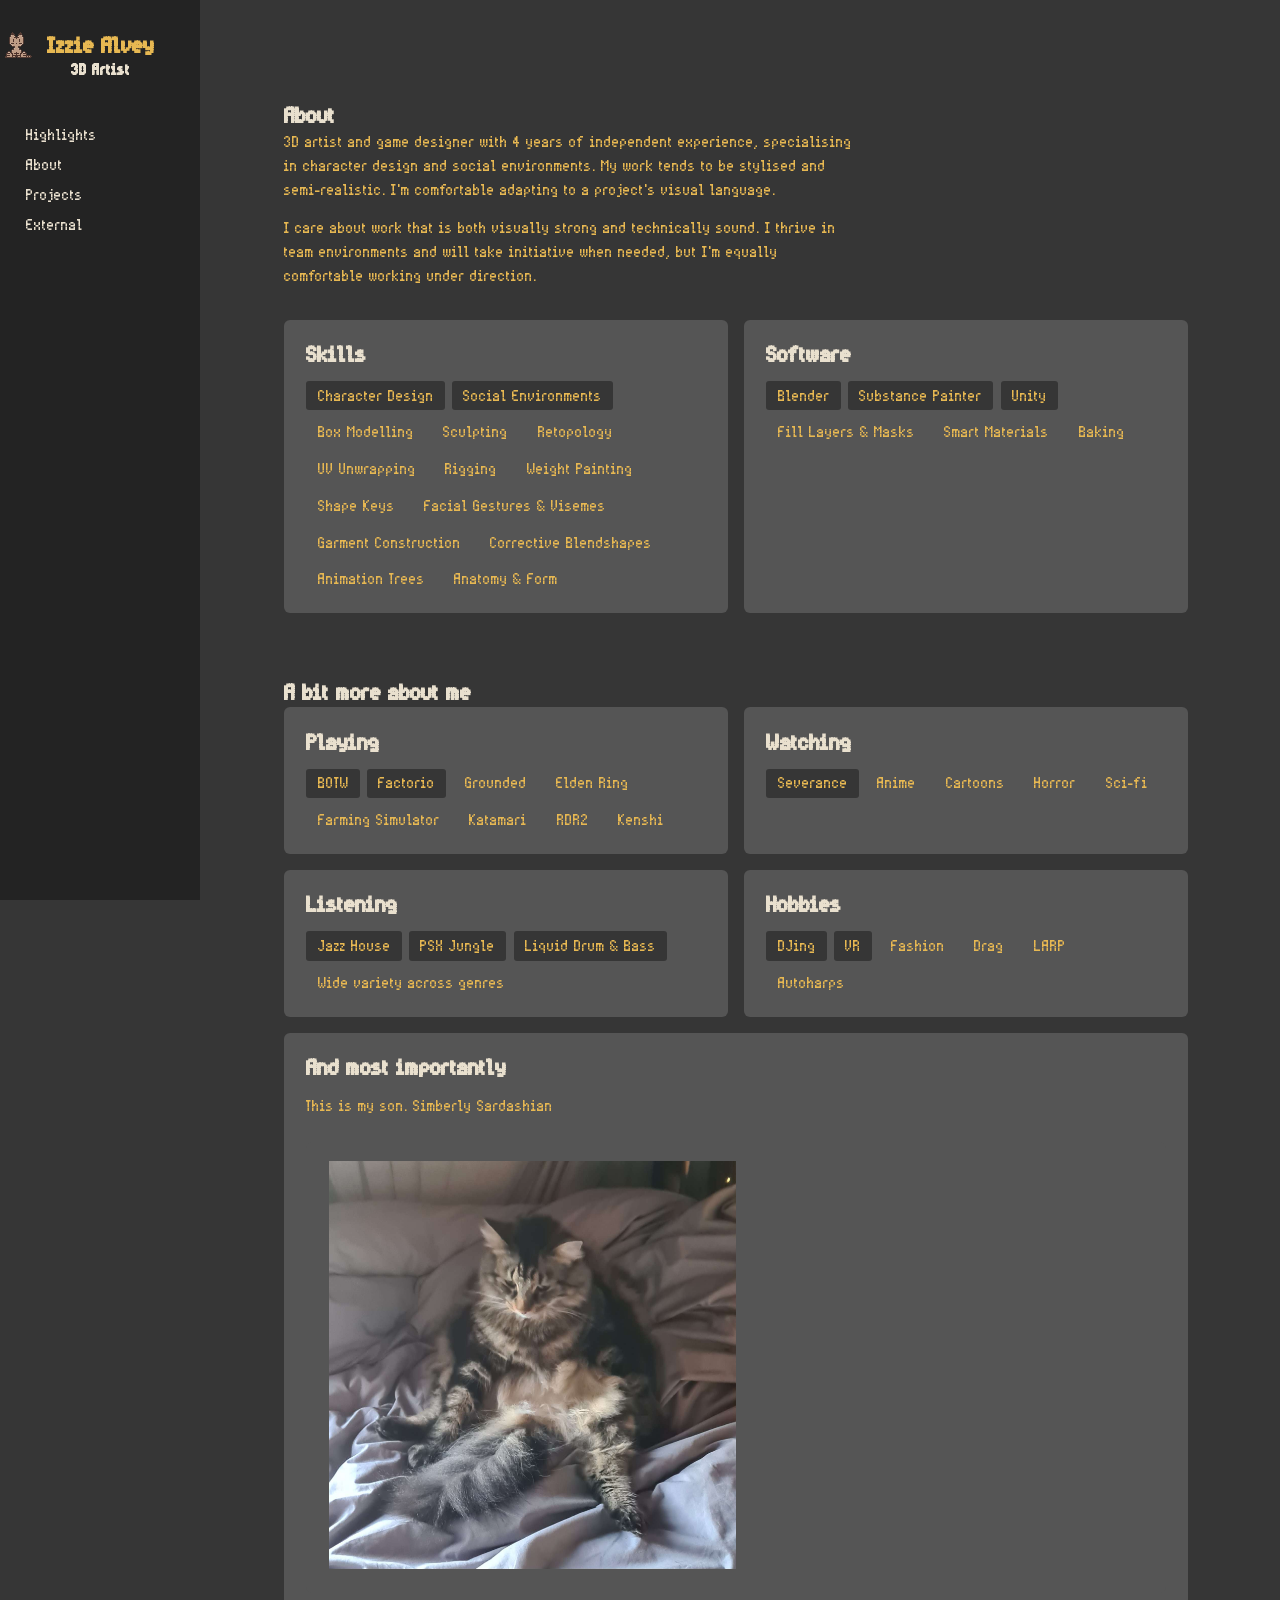
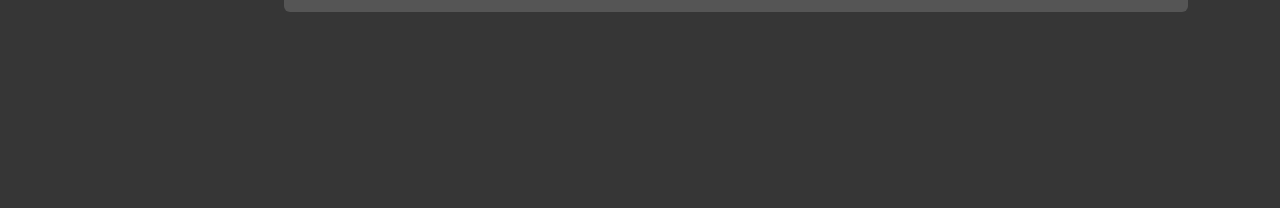
<file: about.html>
<!DOCTYPE html>
<html lang="en">
<head>
    <meta charset="UTF-8">
    <meta name="viewport" content="width=device-width, initial-scale=1.0">
    <link rel="stylesheet" href="styles.css">
    <link rel="preconnect" href="https://fonts.googleapis.com">
    <link rel="preconnect" href="https://fonts.gstatic.com" crossorigin>
    <link href="https://fonts.googleapis.com/css2?family=Inter:wght@300..700&display=swap" rel="stylesheet">
    <title>About - Izzie Alvey - 3D Artist Portfolio</title>
</head>
<body>


    <nav class="sidebar">
        <div class="logo">
            <h1><strong>Izzie Alvey</strong></h1>
            <h4>3D Artist</h4>
        </div>
        <ul class="nav-links">
            <li><a href="index.html">Highlights</a></li>
            <li><a href="about.html">About</a></li>
            <li class="dropdown">
                <a href="#" id="projects-btn">Projects</a>
                <ul class="submenu" id="projects-submenu">
                    <li><a href="project1.html">2026 // The Dog House</a></li>
                    <li><a href="project2.html">2026 // Fleischpyramide</a></li>
                    <li><a href="project3.html">2026 // Almost touching</a></li>
                    <li><a href="project4.html">Pre 2026 // Cinners</a></li>
                </ul>
            </li>
            <li class="dropdown contact-dropdown">
                <a href="#" id="contact-btn">External</a>
                <ul class="submenu contact-submenu" id="contact-submenu">
                    <li><a href="https://sketchfab.com/izziealvey"><img src="Images/sketchfab112c.png" alt="Sketchfab"></a></li>
                    <li><a href="#"><img src="Images/discord112a.png" alt="Discord"></a></li>
                    <li><a href="#"><img src="Images/artstation112b.png" alt="ArtStation"></a></li>
                    <li><a href="#"><img src="Images/bluesky112c.png" alt="Bluesky"></a></li>
                </ul>
            </li>
        </ul>
    </nav>


    <main class="content">
        <section id="about" class="about-page">

            <!-- Bio -->
            <div class="as-section">
                <h2 class="as-label">About</h2>
                <div class="as-bio">
                    <p>3D artist and game designer with 4 years of independent experience, specialising in character design and social environments. My work tends to be stylised and semi-realistic. I'm comfortable adapting to a project's visual language.</p>
                    <p>I care about work that is both visually strong and technically sound. I thrive in team environments and will take initiative when needed, but I'm equally comfortable working under direction.</p>
                </div>
            </div>

            <!-- Skills & Software in two columns -->
            <div class="as-cols">
                <div class="as-card">
                    <h2 class="as-label">Skills</h2>
                    <div class="as-tags">
                        <span class="as-tag primary">Character Design</span>
                        <span class="as-tag primary">Social Environments</span>
                        <span class="as-tag">Box Modelling</span>
                        <span class="as-tag">Sculpting</span>
                        <span class="as-tag">Retopology</span>
                        <span class="as-tag">UV Unwrapping</span>
                        <span class="as-tag">Rigging</span>
                        <span class="as-tag">Weight Painting</span>
                        <span class="as-tag">Shape Keys</span>
                        <span class="as-tag">Facial Gestures &amp; Visemes</span>
                        <span class="as-tag">Garment Construction</span>
                        <span class="as-tag">Corrective Blendshapes</span>
                        <span class="as-tag">Animation Trees</span>
                        <span class="as-tag">Anatomy &amp; Form</span>
                    </div>
                </div>
                <div class="as-card">
                    <h2 class="as-label">Software</h2>
                    <div class="as-tags">
                        <span class="as-tag primary">Blender</span>
                        <span class="as-tag primary">Substance Painter</span>
                        <span class="as-tag primary">Unity</span>
                        <span class="as-tag">Fill Layers &amp; Masks</span>
                        <span class="as-tag">Smart Materials</span>
                        <span class="as-tag">Baking</span>
                    </div>
                </div>
            </div>

            <hr class="as-divider">

            <!-- Casual section -->
            <div class="as-section">
                <h2 class="as-label">A bit more about me</h2>
                <div class="as-casual-grid">
                    <div class="as-card">
                        <h2 class="as-label">Playing</h2>
                       <div class="as-tags">
    <span class="as-tag primary">BOTW</span>
    <span class="as-tag primary">Factorio</span>
    <span class="as-tag">Grounded</span>
    <span class="as-tag">Elden Ring</span>
    <span class="as-tag">Farming Simulator</span>
    <span class="as-tag">Katamari</span>
    <span class="as-tag">RDR2</span>
    <span class="as-tag">Kenshi</span>
</div>
                    </div>
                    <div class="as-card">
                        <h2 class="as-label">Watching</h2>
                        <div class="as-tags">
                                <span class="as-tag primary">Severance</span>
    <span class="as-tag">Anime</span>
    <span class="as-tag">Cartoons</span>
    <span class="as-tag">Horror</span>
    <span class="as-tag">Sci-fi</span>

</div>
                    </div>
                    <div class="as-card">
                        <h2 class="as-label">Listening</h2>
<div class="as-tags">
    <span class="as-tag primary">Jazz House</span>
    <span class="as-tag primary">PSX Jungle</span>
    <span class="as-tag primary">Liquid Drum &amp; Bass</span>
    <span class="as-tag">Wide variety across genres</span>
</div>
                    </div>
                    <div class="as-card">
                        <h2 class="as-label">Hobbies

                        </h2>
   <div class="as-tags">
    <span class="as-tag primary">DJing</span>
    <span class="as-tag primary">VR</span>
    <span class="as-tag">Fashion</span>
    <span class="as-tag">Drag</span>
    <span class="as-tag">LARP</span>
    <span class="as-tag">Autoharps</span>
</div>
                    </div>
                    <div class="as-card as-card--full">
                        <h2 class="as-label">And most importantly</h2>
                        <p>This is my son. Simberly Sardashian</p>

            <div class="as-card">
                <img src="Images/20260422_101732.jpg" alt="Portfolio showcase" loading="lazy" style="width: 50%;">
            </div>

        </section>
    </main>

    <script src="Images/oneko.js" data-cat="Images/oneko.gif" data-after=".sidebar .logo"></script>

    <script>
        const projectsBtn = document.getElementById('projects-btn');
        const projectsSubmenu = document.getElementById('projects-submenu');
        const contactBtn = document.getElementById('contact-btn');
        const contactSubmenu = document.getElementById('contact-submenu');

        function restoreDropdownStates() {
            if (projectsSubmenu && localStorage.getItem('projectsOpen') === 'true') {
                projectsSubmenu.classList.add('no-transition', 'open');
                setTimeout(() => projectsSubmenu.classList.remove('no-transition'), 0);
            }
            if (contactSubmenu && localStorage.getItem('contactOpen') === 'true') {
                contactSubmenu.classList.add('no-transition', 'open');
                setTimeout(() => contactSubmenu.classList.remove('no-transition'), 0);
            }
        }

        if (projectsBtn && projectsSubmenu) {
            projectsBtn.addEventListener('click', function(e) {
                e.preventDefault();
                projectsSubmenu.classList.toggle('open');
                localStorage.setItem('projectsOpen', projectsSubmenu.classList.contains('open'));
            });
        }

        if (contactBtn && contactSubmenu) {
            contactBtn.addEventListener('click', function(e) {
                e.preventDefault();
                contactSubmenu.classList.toggle('open');
                localStorage.setItem('contactOpen', contactSubmenu.classList.contains('open'));
            });
        }

        restoreDropdownStates();
    </script>
</body>
</html>
</file>
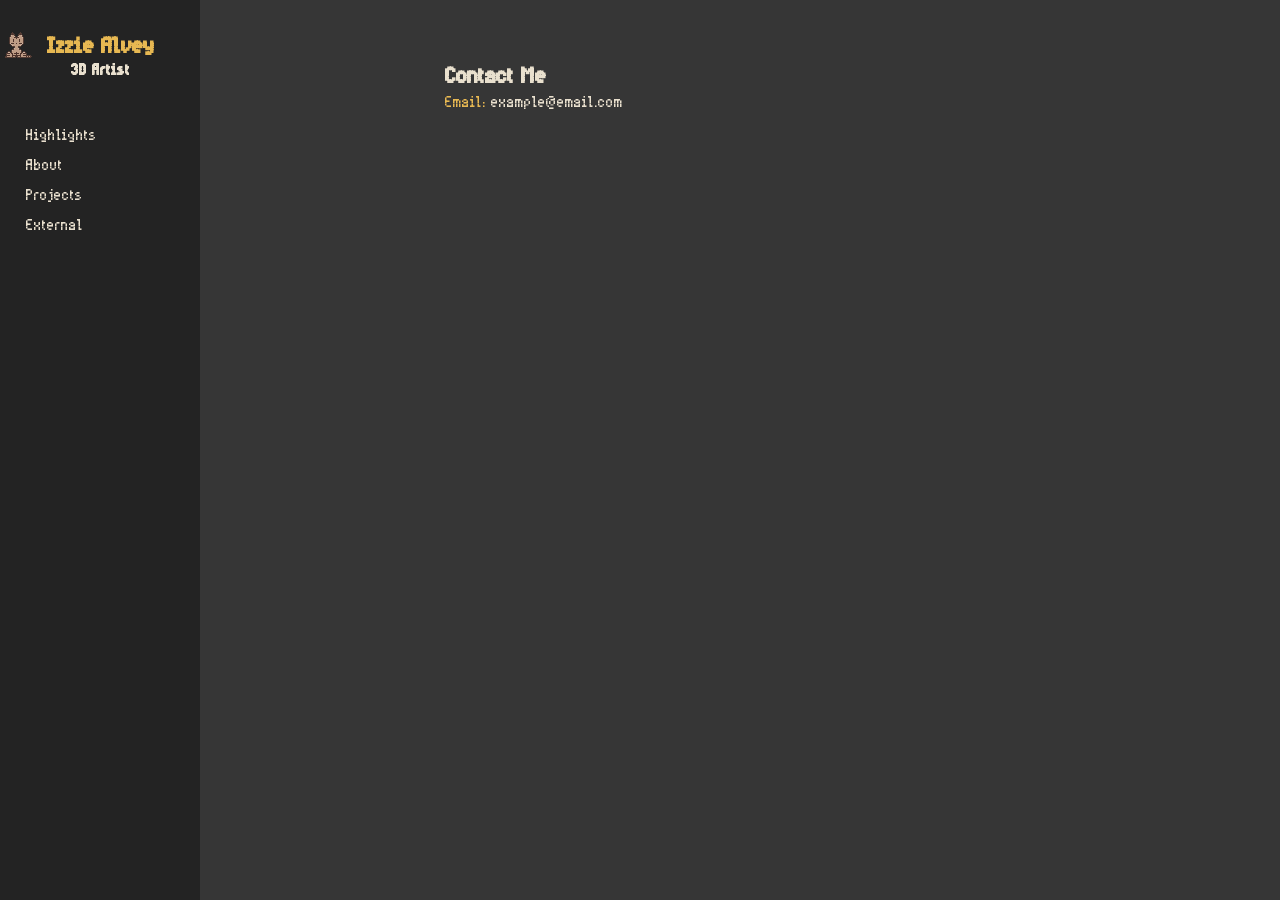
<file: contact.html>
<!DOCTYPE html>
<html lang="en">
<head>
    <meta charset="UTF-8">
    <meta name="viewport" content="width=device-width, initial-scale=1.0">
    <link rel="stylesheet" href="styles.css">
    <title>Contact - Izzie Alvey - 3D Artist Portfolio</title>
</head>
<body>
    [SIDEBAR NAVIGATION]
    <nav class="sidebar">
        <div class="logo">
            <h1><strong>Izzie Alvey</strong></h1>
            <h4>3D Artist</h4>
        </div>
        <ul class="nav-links">
            <li><a href="index.html">Highlights</a></li>
            <li><a href="about.html">About</a></li>
            <!-- Dropdown Menu -->
            <li class="dropdown">
                <a href="#" id="projects-btn">Projects</a>
                <ul class="submenu" id="projects-submenu">
                    <li><a href="project1.html">2026 // The Dog Show</a></li>
                    <li><a href="project2.html">2026 // Fleischpyramide</a></li>
                    <li><a href="project3.html">2026 // Almost touching</a></li>
                    <li><a href="project4.html">Pre 2026 // Cinners</a></li>
                </ul>
            </li>
            <li class="dropdown contact-dropdown">
                <a href="#" id="contact-btn">External</a>
                <ul class="submenu contact-submenu" id="contact-submenu">
                    <li><a href="https://sketchfab.com/izziealvey"><img src="Images/sketchfab112c.png" alt="Sketchfab"></a></li>
                    <li><a href="#"><img src="Images/discord112a.png" alt="Discord"></a></li>
                    <li><a href="#"><img src="Images/artstation112b.png" alt="ArtStation"></a></li>
                    <li><a href="#"><img src="Images/bluesky112c.png" alt="Bluesky"></a></li>
                </ul>
            </li>
        </ul>
    </nav>

[MAIN CONTENT]
    <main class="content">
        <section id="contact" class="contact">
            <h2>Contact Me</h2>
            <p>Email: <a href="mailto:example@email.com">example@email.com</a></p>
        </section>
    </main>

    <script src="Images/oneko.js" data-cat="Images/oneko.gif" data-after=".sidebar .logo"></script>

    <!-- Submenu Toggle Script -->
    <script>
        const projectsBtn = document.getElementById('projects-btn');
        const projectsSubmenu = document.getElementById('projects-submenu');
        const contactBtn = document.getElementById('contact-btn');
        const contactSubmenu = document.getElementById('contact-submenu');

        // Restore saved dropdown states on page load
        function restoreDropdownStates() {
            if (projectsSubmenu && localStorage.getItem('projectsOpen') === 'true') {
                projectsSubmenu.classList.add('no-transition', 'open');
                setTimeout(() => projectsSubmenu.classList.remove('no-transition'), 0);
            }
            if (contactSubmenu && localStorage.getItem('contactOpen') === 'true') {
                contactSubmenu.classList.add('no-transition', 'open');
                setTimeout(() => contactSubmenu.classList.remove('no-transition'), 0);
            }
        }

        // Save and toggle dropdown states
        if (projectsBtn && projectsSubmenu) {
            projectsBtn.addEventListener('click', function(e) {
                e.preventDefault();
                projectsSubmenu.classList.toggle('open');
                localStorage.setItem('projectsOpen', projectsSubmenu.classList.contains('open'));
            });
        }

        if (contactBtn && contactSubmenu) {
            contactBtn.addEventListener('click', function(e) {
                e.preventDefault();
                contactSubmenu.classList.toggle('open');
                localStorage.setItem('contactOpen', contactSubmenu.classList.contains('open'));
            });
        }

        // Restore states when page loads
        restoreDropdownStates();
    </script>
</body>
</html>
</file>
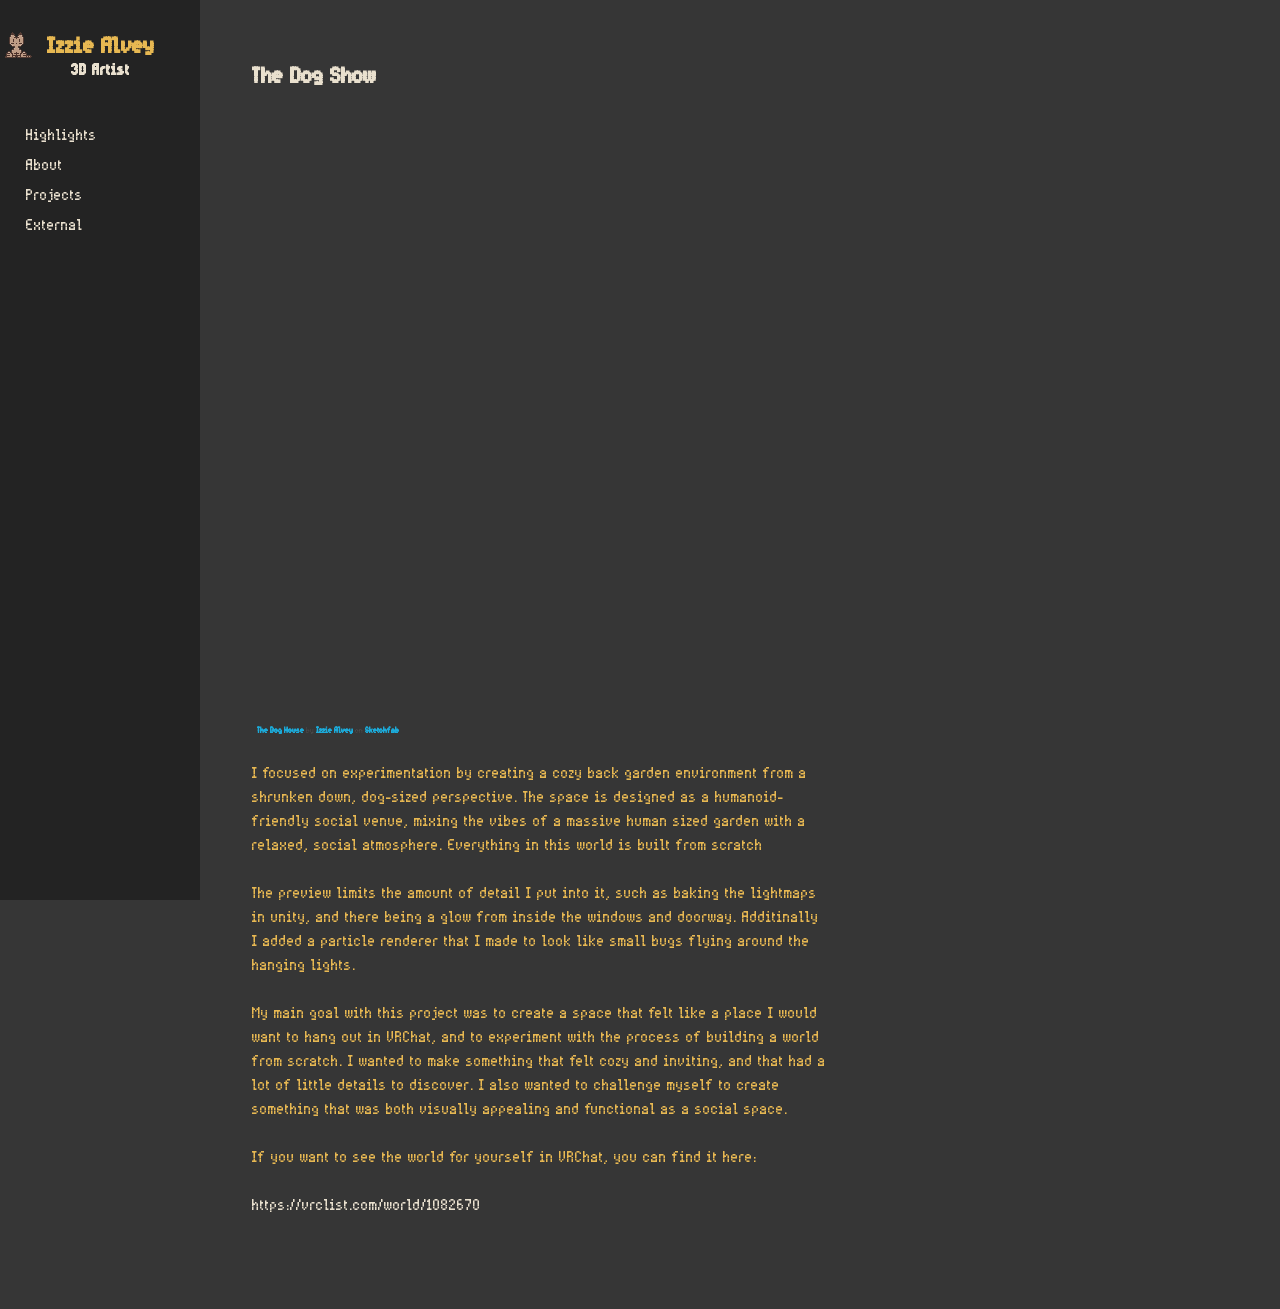
<file: project1.html>
<!DOCTYPE html>
<html lang="en">
<head>
    <meta charset="UTF-8">
    <meta name="viewport" content="width=device-width, initial-scale=1.0">
    <link rel="stylesheet" href="styles.css">
    <title>2026 // The Dog Show - Izzie Alvey - 3D Artist Portfolio</title>
</head>
<body>
    <!-- SIDEBAR NAVIGATION -->
    <nav class="sidebar">
        <div class="logo">
            <h1><strong>Izzie Alvey</strong></h1>
            <h4>3D Artist</h4>
        </div>
        <ul class="nav-links">
            <li><a href="index.html">Highlights</a></li>
            <li><a href="about.html">About</a></li>
            <!-- Dropdown Menu -->
            <li class="dropdown">
                <a href="#" id="projects-btn">Projects</a>
                <ul class="submenu" id="projects-submenu">
                    <li><a href="project1.html">2026 // The Dog House</a></li>
                    <li><a href="project2.html">2026 // Fleischpyramide</a></li>
                    <li><a href="project3.html">2026 // Almost touching</a></li>
                    <li><a href="project4.html">Pre 2026 // Cinners</a></li>
                </ul>
            </li>
            <li class="dropdown contact-dropdown">
                <a href="#" id="contact-btn">External</a>
                <ul class="submenu contact-submenu" id="contact-submenu">
                    <li><a href="https://sketchfab.com/izziealvey"><img src="Images/sketchfab112c.png" alt="Sketchfab"></a></li>
                    <li><a href="#"><img src="Images/discord112a.png" alt="Discord"></a></li>
                    <li><a href="#"><img src="Images/artstation112b.png" alt="ArtStation"></a></li>
                    <li><a href="#"><img src="Images/bluesky112c.png" alt="Bluesky"></a></li>
                </ul>
            </li>
        </ul>
    </nav>

    <!-- MAIN CONTENT -->

   <main class="content">

     <h2>The Dog Show</h2>
              <p><div class="sketchfab-embed-wrapper"> <iframe title="The Dog House" frameborder="0" allowfullscreen mozallowfullscreen="true" webkitallowfullscreen="true" allow="autoplay; fullscreen; xr-spatial-tracking" xr-spatial-tracking execution-while-out-of-viewport execution-while-not-rendered web-share src="https://sketchfab.com/models/488882d7cbb94dba913d6b57e9ad2d11/embed"> </iframe> <p style="font-size: 13px; font-weight: normal; margin: 5px; color: #4A4A4A;"> <a href="https://sketchfab.com/3d-models/the-dog-house-488882d7cbb94dba913d6b57e9ad2d11?utm_medium=embed&utm_campaign=share-popup&utm_content=488882d7cbb94dba913d6b57e9ad2d11" target="_blank" rel="nofollow" style="font-weight: bold; color: #1CAAD9;"> The Dog House </a> by <a href="https://sketchfab.com/izziealvey?utm_medium=embed&utm_campaign=share-popup&utm_content=488882d7cbb94dba913d6b57e9ad2d11" target="_blank" rel="nofollow" style="font-weight: bold; color: #1CAAD9;"> Izzie Alvey </a> on <a href="https://sketchfab.com?utm_medium=embed&utm_campaign=share-popup&utm_content=488882d7cbb94dba913d6b57e9ad2d11" target="_blank" rel="nofollow" style="font-weight: bold; color: #1CAAD9;">Sketchfab</a></p></div></p>

                <div class="project-body">

               <p>I focused on experimentation by creating a cozy back garden environment from a shrunken down, dog-sized perspective. The space is designed as a humanoid-friendly social venue, mixing the vibes of a massive human sized garden with a relaxed, social atmosphere. Everything in this world is built from scratch </p>
       <p>The preview limits the amount of detail I put into it, such as baking the lightmaps in unity, and there being a glow from inside the windows and doorway. Additinally I added a particle renderer that I made to look like small bugs flying around the hanging lights.</p>
         <p>My main goal with this project was to create a space that felt like a place I would want to hang out in VRChat, and to experiment with the process of building a world from scratch. I wanted to make something that felt cozy and inviting, and that had a lot of little details to discover. I also wanted to challenge myself to create something that was both visually appealing and functional as a social space.</p>
            <p>If you want to see the world for yourself in VRChat, you can find it here:</p>
       <p><a href="https://vrclist.com/world/1082670" target="_blank">https://vrclist.com/world/1082670</a></p>
    </main>

    <script src="Images/oneko.js" data-cat="Images/oneko.gif" data-after=".sidebar .logo"></script>

    <!-- Submenu Toggle Script -->
    <script>
        const projectsBtn = document.getElementById('projects-btn');
        const projectsSubmenu = document.getElementById('projects-submenu');
        const contactBtn = document.getElementById('contact-btn');
        const contactSubmenu = document.getElementById('contact-submenu');

        // Restore saved dropdown states on page load
        function restoreDropdownStates() {
            if (projectsSubmenu && localStorage.getItem('projectsOpen') === 'true') {
                projectsSubmenu.classList.add('no-transition', 'open');
                setTimeout(() => projectsSubmenu.classList.remove('no-transition'), 0);
            }
            if (contactSubmenu && localStorage.getItem('contactOpen') === 'true') {
                contactSubmenu.classList.add('no-transition', 'open');
                setTimeout(() => contactSubmenu.classList.remove('no-transition'), 0);
            }
        }

        // Save and toggle dropdown states
        if (projectsBtn && projectsSubmenu) {
            projectsBtn.addEventListener('click', function(e) {
                e.preventDefault();
                projectsSubmenu.classList.toggle('open');
                localStorage.setItem('projectsOpen', projectsSubmenu.classList.contains('open'));
            });
        }

        if (contactBtn && contactSubmenu) {
            contactBtn.addEventListener('click', function(e) {
                e.preventDefault();
                contactSubmenu.classList.toggle('open');
                localStorage.setItem('contactOpen', contactSubmenu.classList.contains('open'));
            });
        }

        // Restore states when page loads
        restoreDropdownStates();
    </script>
</body>
</html>
</file>
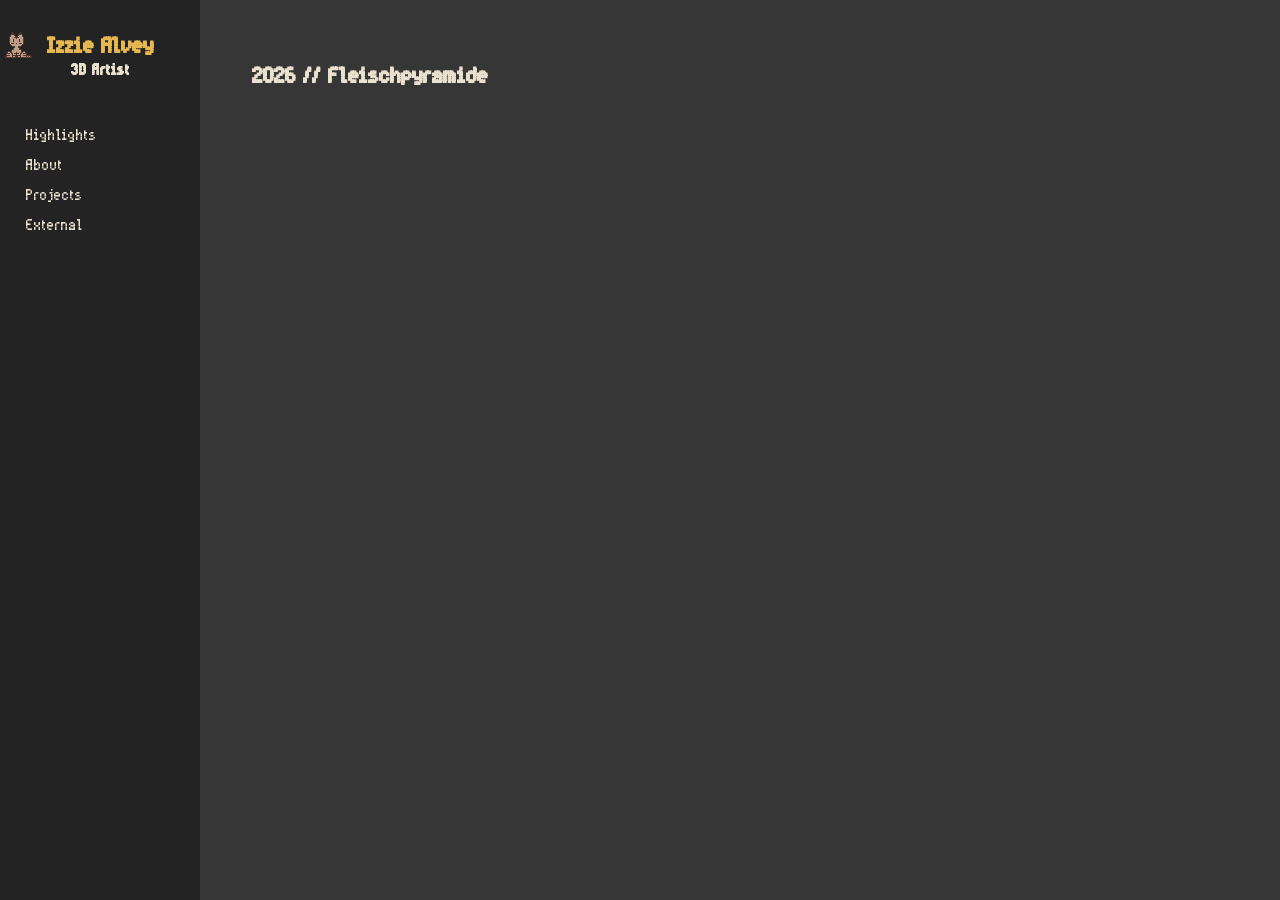
<file: project2.html>
<!DOCTYPE html>
<html lang="en">
<head>
    <meta charset="UTF-8">
    <meta name="viewport" content="width=device-width, initial-scale=1.0">
    <link rel="stylesheet" href="styles.css">
    <title>2026 // Fleischpyramide - Izzie Alvey - 3D Artist Portfolio</title>
</head>
<body>
    <!-- SIDEBAR NAVIGATION -->
    <nav class="sidebar">
        <div class="logo">
            <h1><strong>Izzie Alvey</strong></h1>
            <h4>3D Artist</h4>
        </div>
        <ul class="nav-links">
            <li><a href="index.html">Highlights</a></li>
            <li><a href="about.html">About</a></li>
            <!-- Dropdown Menu -->
            <li class="dropdown">
                <a href="#" id="projects-btn">Projects</a>
                <ul class="submenu" id="projects-submenu">
                    <li><a href="project1.html">2026 // The Dog House</a></li>
                    <li><a href="project2.html">2026 // Fleischpyramide</a></li>
                    <li><a href="project3.html">2026 // Almost touching</a></li>
                    <li><a href="project4.html">Pre 2026 // Cinners</a></li>
                </ul>
            </li>
            <li class="dropdown contact-dropdown">
                <a href="#" id="contact-btn">External</a>
                <ul class="submenu contact-submenu" id="contact-submenu">
                    <li><a href="https://sketchfab.com/izziealvey"><img src="Images/sketchfab112c.png" alt="Sketchfab"></a></li>
                    <li><a href="#"><img src="Images/discord112a.png" alt="Discord"></a></li>
                    <li><a href="#"><img src="Images/artstation112b.png" alt="ArtStation"></a></li>
                    <li><a href="#"><img src="Images/bluesky112c.png" alt="Bluesky"></a></li>
                </ul>
            </li>
        </ul>
    </nav>

    <!-- MAIN CONTENT -->
    <main class="content">
        <section id="project2">
            <h2>2026 // Fleischpyramide</h2>
           <div class="video-background">
  <iframe src="https://www.youtube.com/embed/onZAR91xgSs?si=T3w-Atiqi9fOpUOf" title="YouTube video player" frameborder="0" allow="accelerometer; autoplay; clipboard-write; encrypted-media; gyroscope; picture-in-picture; web-share" referrerpolicy="strict-origin-when-cross-origin" allowfullscreen></iframe>
</div>
        </section>
    </main>

    <script src="Images/oneko.js" data-cat="Images/oneko.gif" data-after=".sidebar .logo"></script>

    <!-- Submenu Toggle Script -->
    <script>
        const projectsBtn = document.getElementById('projects-btn');
        const projectsSubmenu = document.getElementById('projects-submenu');
        const contactBtn = document.getElementById('contact-btn');
        const contactSubmenu = document.getElementById('contact-submenu');

        // Restore saved dropdown states on page load
        function restoreDropdownStates() {
            if (projectsSubmenu && localStorage.getItem('projectsOpen') === 'true') {
                projectsSubmenu.classList.add('no-transition', 'open');
                setTimeout(() => projectsSubmenu.classList.remove('no-transition'), 0);
            }
            if (contactSubmenu && localStorage.getItem('contactOpen') === 'true') {
                contactSubmenu.classList.add('no-transition', 'open');
                setTimeout(() => contactSubmenu.classList.remove('no-transition'), 0);
            }
        }

        // Save and toggle dropdown states
        if (projectsBtn && projectsSubmenu) {
            projectsBtn.addEventListener('click', function(e) {
                e.preventDefault();
                projectsSubmenu.classList.toggle('open');
                localStorage.setItem('projectsOpen', projectsSubmenu.classList.contains('open'));
            });
        }

        if (contactBtn && contactSubmenu) {
            contactBtn.addEventListener('click', function(e) {
                e.preventDefault();
                contactSubmenu.classList.toggle('open');
                localStorage.setItem('contactOpen', contactSubmenu.classList.contains('open'));
            });
        }

        // Restore states when page loads
        restoreDropdownStates();
    </script>
</body>
</html>
</file>
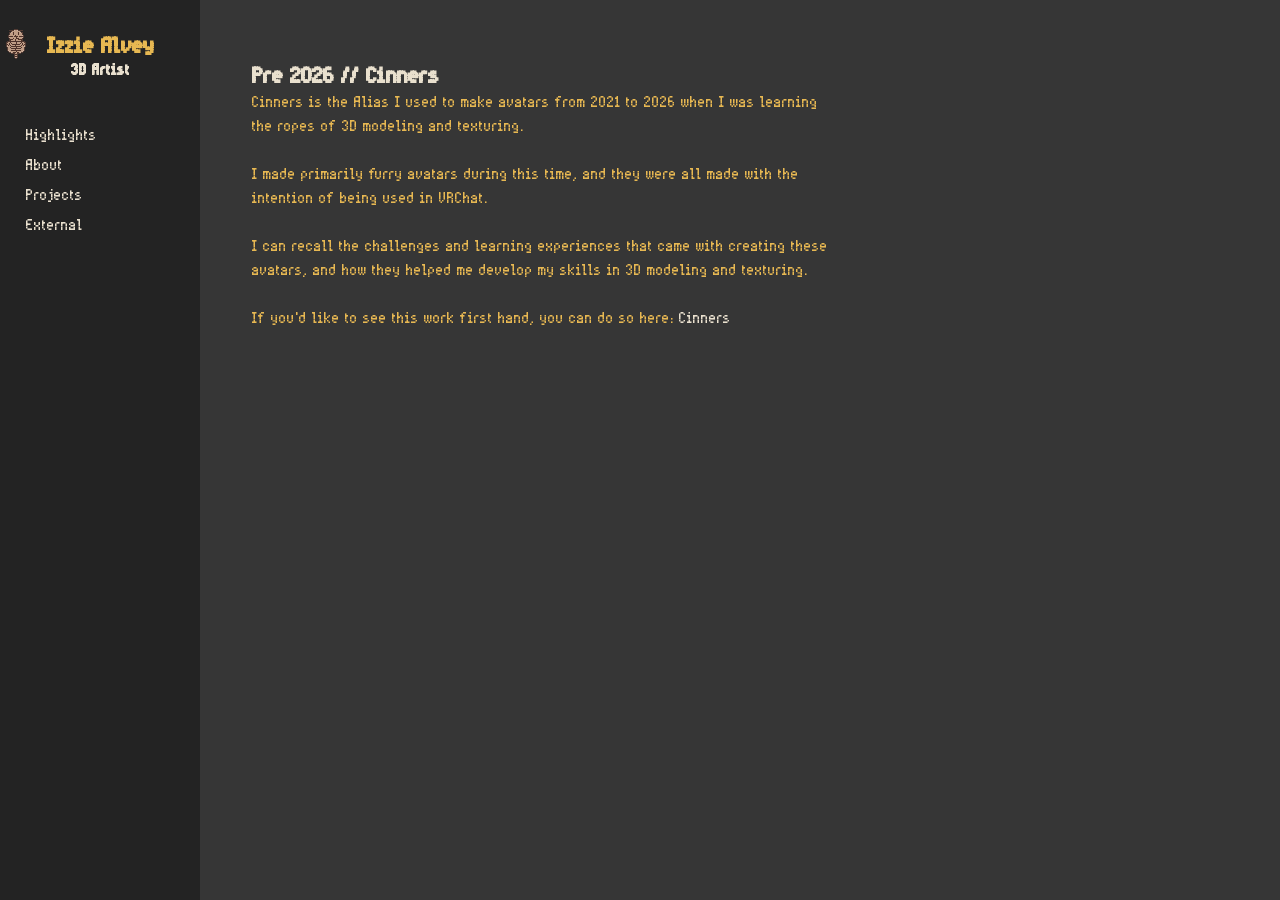
<file: project4.html>
<!DOCTYPE html>
<html lang="en">
<head>
    <meta charset="UTF-8">
    <meta name="viewport" content="width=device-width, initial-scale=1.0">
    <link rel="stylesheet" href="styles.css">
    <title>Pre 2026 // Cinners - Izzie Alvey - 3D Artist Portfolio</title>
</head>
<body>
    <!-- SIDEBAR NAVIGATION -->
    <nav class="sidebar">
        <div class="logo">
            <h1><strong>Izzie Alvey</strong></h1>
            <h4>3D Artist</h4>
        </div>
        <ul class="nav-links">
            <li><a href="index.html">Highlights</a></li>
            <li><a href="about.html">About</a></li>
            <!-- Dropdown Menu -->
            <li class="dropdown">
                <a href="#" id="projects-btn">Projects</a>
                <ul class="submenu" id="projects-submenu">
                    <li><a href="project1.html">2026 // The Dog House</a></li>
                    <li><a href="project2.html">2026 // Fleischpyramide</a></li>
                    <li><a href="project3.html">2026 // Almost touching</a></li>
                    <li><a href="project4.html">Pre 2026 // Cinners</a></li>
                </ul>
            </li>
            <li class="dropdown contact-dropdown">
                <a href="#" id="contact-btn">External</a>
                <ul class="submenu contact-submenu" id="contact-submenu">
                    <li><a href="https://sketchfab.com/izziealvey"><img src="Images/sketchfab112c.png" alt="Sketchfab"></a></li>
                    <li><a href="#"><img src="Images/discord112a.png" alt="Discord"></a></li>
                    <li><a href="#"><img src="Images/artstation112b.png" alt="ArtStation"></a></li>
                    <li><a href="#"><img src="Images/bluesky112c.png" alt="Bluesky"></a></li>
                </ul>
            </li>
        </ul>
    </nav>

    <!-- MAIN CONTENT -->
    <main class="content">
        <section id="project4">
            <h2>Pre 2026 // Cinners</h2>
               <div class="project-body">
            <p>Cinners is the Alias I used to make avatars from 2021 to 2026 when I was learning the ropes of 3D modeling and texturing.</p>
            <p> I made primarily furry avatars during this time, and they were all made with the intention of being used in VRChat. </p>
            <p> I can recall the challenges and learning experiences that came with creating these avatars, and how they helped me develop my skills in 3D modeling and texturing.</p>
            <p>If you'd like to see this work first hand, you can do so here: <a href="https://cinners.gumroad.com" target="_blank">Cinners</a></p>
        </section>
        <iframe src="https://www.youtube.com/embed/4JdjhrUv45Q?si=vKnwfi3YGoD1lQyQ" title="YouTube video player" frameborder="0" allow="accelerometer; autoplay; clipboard-write; encrypted-media; gyroscope; picture-in-picture; web-share" referrerpolicy="strict-origin-when-cross-origin" allowfullscreen></iframe>
        <iframe src="https://www.youtube.com/embed/CvnVgcBI3CY?si=7gnT28RSsWS1fZfS" title="YouTube video player" frameborder="0" allow="accelerometer; autoplay; clipboard-write; encrypted-media; gyroscope; picture-in-picture; web-share" referrerpolicy="strict-origin-when-cross-origin" allowfullscreen></iframe>
    </main>

    <script src="Images/oneko.js" data-cat="Images/oneko.gif" data-after=".sidebar .logo"></script>

    <!-- Submenu Toggle Script -->
    <script>
        const projectsBtn = document.getElementById('projects-btn');
        const projectsSubmenu = document.getElementById('projects-submenu');
        const contactBtn = document.getElementById('contact-btn');
        const contactSubmenu = document.getElementById('contact-submenu');

        // Restore saved dropdown states on page load
        function restoreDropdownStates() {
            if (projectsSubmenu && localStorage.getItem('projectsOpen') === 'true') {
                projectsSubmenu.classList.add('no-transition', 'open');
                setTimeout(() => projectsSubmenu.classList.remove('no-transition'), 0);
            }
            if (contactSubmenu && localStorage.getItem('contactOpen') === 'true') {
                contactSubmenu.classList.add('no-transition', 'open');
                setTimeout(() => contactSubmenu.classList.remove('no-transition'), 0);
            }
        }

        // Save and toggle dropdown states
        if (projectsBtn && projectsSubmenu) {
            projectsBtn.addEventListener('click', function(e) {
                e.preventDefault();
                projectsSubmenu.classList.toggle('open');
                localStorage.setItem('projectsOpen', projectsSubmenu.classList.contains('open'));
            });
        }

        if (contactBtn && contactSubmenu) {
            contactBtn.addEventListener('click', function(e) {
                e.preventDefault();
                contactSubmenu.classList.toggle('open');
                localStorage.setItem('contactOpen', contactSubmenu.classList.contains('open'));
            });
        }

        // Restore states when page loads
        restoreDropdownStates();
    </script>
</body>
</html>
</file>
<file: styles.css>
:root {
    --text-color: #e7b852;
    --background-color: #363636;
    --accent-color: #555555;
    --link-color: #e9e0ce;
}

@font-face {
    font-family: 'Sins 7';
    src: url('Images/Sins 7.ttf') format('truetype');
}

* { 
    margin: 0;
    padding: 0;
    box-sizing: border-box;
}
p {
    margin-bottom: 1em;
    line-height: 1;
}
h1 {
    color: var(--text-color);
}
h2 {
    color: var(--link-color);
}

html {
    scroll-behavior: smooth;
}

body {
    font-family: 'Sins 7', sans-serif;
    color: var(--text-color);
    background-color: var(--background-color);
    display: flex;
    font-size: 24px;
  
}

a {
    color: var(--link-color);
    text-decoration: none;
}


.sidebar {
    position: fixed; 
    top: 0;
    left: 0;
    width: 15vw; 
    min-width: 200px;
    height: 100vh; 
    background-color: #232323; /* or var(--accent-color) for #555555 */
    color: var(--link-color);
    padding-top: 30px;
}

.sidebar .logo {
    text-align: center;
    margin-bottom: 40px;
}

.sidebar .nav-links {
    list-style: none;
    padding: 0;
}

.sidebar .nav-links a {
    display: block;
    color: var(--link-color);
    text-decoration: none;
    transition: background 0.3s;
    padding: 5px clamp(20px, 2vw, 30px);
    font size: 5px clamp (6px, 1vw, 20px); 
    white-space: nowrap; 
    overflow: hidden;
    text-overflow: ellipsis;

}

.sidebar .nav-links a:hover {
    background-color: var(--accent-color);
}


.submenu {
    list-style: none;
    background-color: var(--background-color);
    max-height: 0; 
    overflow: hidden; 
    opacity: 0;
    pointer-events: none;
    transition: max-height 0.3s ease-out; 
}

.submenu.no-transition {
    transition: none !important;
}

.submenu.open {
    max-height: 250px; 
    opacity: 1;
    pointer-events: auto;
}

.submenu a {
    display: block;
    padding: 10px 20px;
    font-size: 1em;
    /* color: ; */
    text-decoration: none;
}

.submenu a:hover {
    background-color: var(--accent-color);
}

.contact-dropdown {
    position: relative;
}

.contact-submenu {
    position: absolute;
    left: 0;
    top: 100%;
    display: flex;
    flex-direction: row;
    align-items: flex-start;
    gap: 1px;
    padding: 10px 15px;
    width: 100%;   
}

.contact-submenu li {
    margin: 0;
    width: fit-content;          
}

.contact-dropdown .contact-submenu a {
    display: flex;          
    align-items: center;
    justify-content: center;
    width: 27px;
    height: 27px;
    padding: 15px 18px;
    border-radius: 20px;
    background-color: transparent;
    border: none;
    flex-shrink: 0;
}

.contact-dropdown .contact-submenu a:hover {
    background-color: var(--accent-color);
}

.contact-dropdown .contact-submenu img {
    width: 25px;
    height: 25px;
    display: block;
    object-fit: contain;
    flex-shrink: 0;
}


.content {
    margin-left: 15vw; 
    width: calc(100% - 15vw);
    padding: 60px;
}

section {
    margin-bottom: 40px;
    min-height: auto;
}

.sketchfab-embed-wrapper {
    width: 100%;
    display: block;
}

.sketchfab-embed-wrapper iframe {
    width: 100%;
    height: 600px;
    border-radius: 8px;
}


.hero {
    display: flex;
    flex-wrap: wrap;
    gap: 1.5rem;
    justify-content: left; 
    width: 100%;
}

.hero img {
    max-width: 300px;
    width: 100%;
    height: auto;
    border-radius: 12px;
    box-shadow: 0 10px 40px rgba(0, 0, 0, 0.4), 0 0 30px rgba(231, 184, 82, 0.1);
    transition: transform 0.3s ease, box-shadow 0.3s ease;
    object-fit: cover;
}

.hero img:hover {
    transform: scale(1.13);
    box-shadow: 0 15px 50px rgba(0, 0, 0, 0.5), 0 0 40px rgba(231, 184, 82, 0.2);
}

.video-background {
    position: relative;
    width: 100%;         
    aspect-ratio: 16 / 9;  
    overflow: hidden;
    border-radius: 8px;   
}

.video-background iframe {
    position: absolute;
    top: 0;
    left: 0;
    width: 100%;
    height: 100%;
    border: none;
}


.gallery .gallery-img {
    cursor: pointer;
}


.lightbox {
    display: none;
    position: fixed;
    inset: 0;
    z-index: 9999;
    background-color: rgba(0, 0, 0, 0.92);
    align-items: center;
    justify-content: center;
    gap: 20px;
}

.lightbox.open {
    display: flex;
}

.lightbox-img {
    max-width: 85vw;
    max-height: 90vh;
    width: auto;
    height: auto;
    border-radius: 8px;
    object-fit: contain;
    box-shadow: 0 20px 60px rgba(0, 0, 0, 0.6), 0 0 40px rgba(231, 184, 82, 0.15);
    user-select: none;
}

.lightbox-arrow {
    background: transparent;
    border: 2px solid var(--text-color);
    color: var(--text-color);
    font-size: 1.5rem;
    width: 52px;
    height: 52px;
    border-radius: 50%;
    cursor: pointer;
    display: flex;
    align-items: center;
    justify-content: center;
    flex-shrink: 0;
    transition: background 0.2s, transform 0.2s;
    font-family: sans-serif; 
}

.lightbox-arrow:hover {
    background-color: var(--accent-color);
    transform: scale(1.1);
}

.lightbox-close {
    position: absolute;
    top: 20px;
    right: 28px;
    background: transparent;
    border: 2px solid var(--text-color);
    color: var(--text-color);
    font-size: 1.2rem;
    width: 42px;
    height: 42px;
    border-radius: 50%;
    cursor: pointer;
    display: flex;
    align-items: center;
    justify-content: center;
    transition: background 0.2s, transform 0.2s;
    font-family: sans-serif;
}

.lightbox-close:hover {
    background-color: var(--accent-color);
    transform: scale(1.1);
}



.about-page {
    min-height: 100vh;
    padding: 2.5rem 2rem 4rem;
}

.as-header {
    display: flex;
    align-items: flex-start;
    gap: 1.5rem;
    margin-bottom: 2rem;
    padding-bottom: 2rem;
    border-bottom: 1px solid var(--as-border);
}

.as-avatar-wrap img {
    width: 100%;
    height: 100%;
    object-fit: cover;
}

.as-avatar-placeholder {
    width: 84px;
    height: 84px;
    border-radius: 50%;
    display: flex;
    align-items: center;
    justify-content: center;
    border: 2px solid var(--as-border);
    flex-shrink: 0;
}

.as-header-info {
    flex: 1;
}

.as-location {
    display: flex;
    align-items: center;
    gap: 0.3rem;
}

.as-location svg {
    opacity: 0.6;
}

.as-bio {
    margin-bottom: 2rem;
    max-width: 72ch;
}

.as-bio p {
    margin: 0 0 0.85rem;
}

.as-bio p:last-child {
    margin: 0;
}

.as-section {
    margin-bottom: 2rem;
}

.as-tags {
    display: flex;
    flex-wrap: wrap;
    gap: 0.45rem;
}

.as-tag {
    background: var(--as-tag-bg);
    border: 1px solid var(--as-border);
    border-radius: 3px;
    padding: 0.3rem 0.7rem;
    cursor: default;
    transition: background 150ms ease, border-color 150ms ease, color 150ms ease;
}

.as-tag:hover {
    background: var(--as-tag-hover);
    border-color: rgba(19,175,240,0.3);
    color: var(--as-accent);
}

.as-tag.primary {
    color: var(--as-accent);
    border-color: var(--background-color);
    background: var(--background-color);
}


.as-card {
    background: var(--accent-color);
    border: 1px solid var(--as-border);
    border-radius: 6px;
    padding: 1.2rem 1.4rem;
}


.as-card .as-label {
    margin-bottom: 0.75rem;
}

.as-card--full {
    grid-column: 1 / -1;
}

.as-cols {
    display: grid;
    grid-template-columns: 1fr 1fr;
    gap: 1rem;
    margin-bottom: 2rem;
}

@media (max-width: 600px) {
    .as-cols { grid-template-columns: 1fr; }
}


.as-divider {
    border: none;
    border-top: 1px solid var(--as-border);
    margin: 2rem 0;
}


.as-casual-grid {
    display: grid;
    grid-template-columns: 1fr 1fr;
    gap: 1rem;
}

@media (max-width: 600px) {
    .as-casual-grid { grid-template-columns: 1fr; }
}


.as-photos {
    display: grid;
    grid-template-columns: repeat(3, 1fr);
    gap: 0.5rem;
    margin-top: 2rem;
}

.as-photos img {
    width: 100%;
    aspect-ratio: 1 / 1;
    object-fit: cover;
    border-radius: 3px;
    border: 1px solid var(--as-border);
    display: block;
}

@media (max-width: 500px) {
    .as-photos { grid-template-columns: 1fr 1fr; }
    .as-photos img:last-child { display: none; }
}

.project-body {
    max-width: 72ch;
    margin-bottom: 2rem;
}

.project-link {
    margin-top: 1.5rem;
}
</file>
